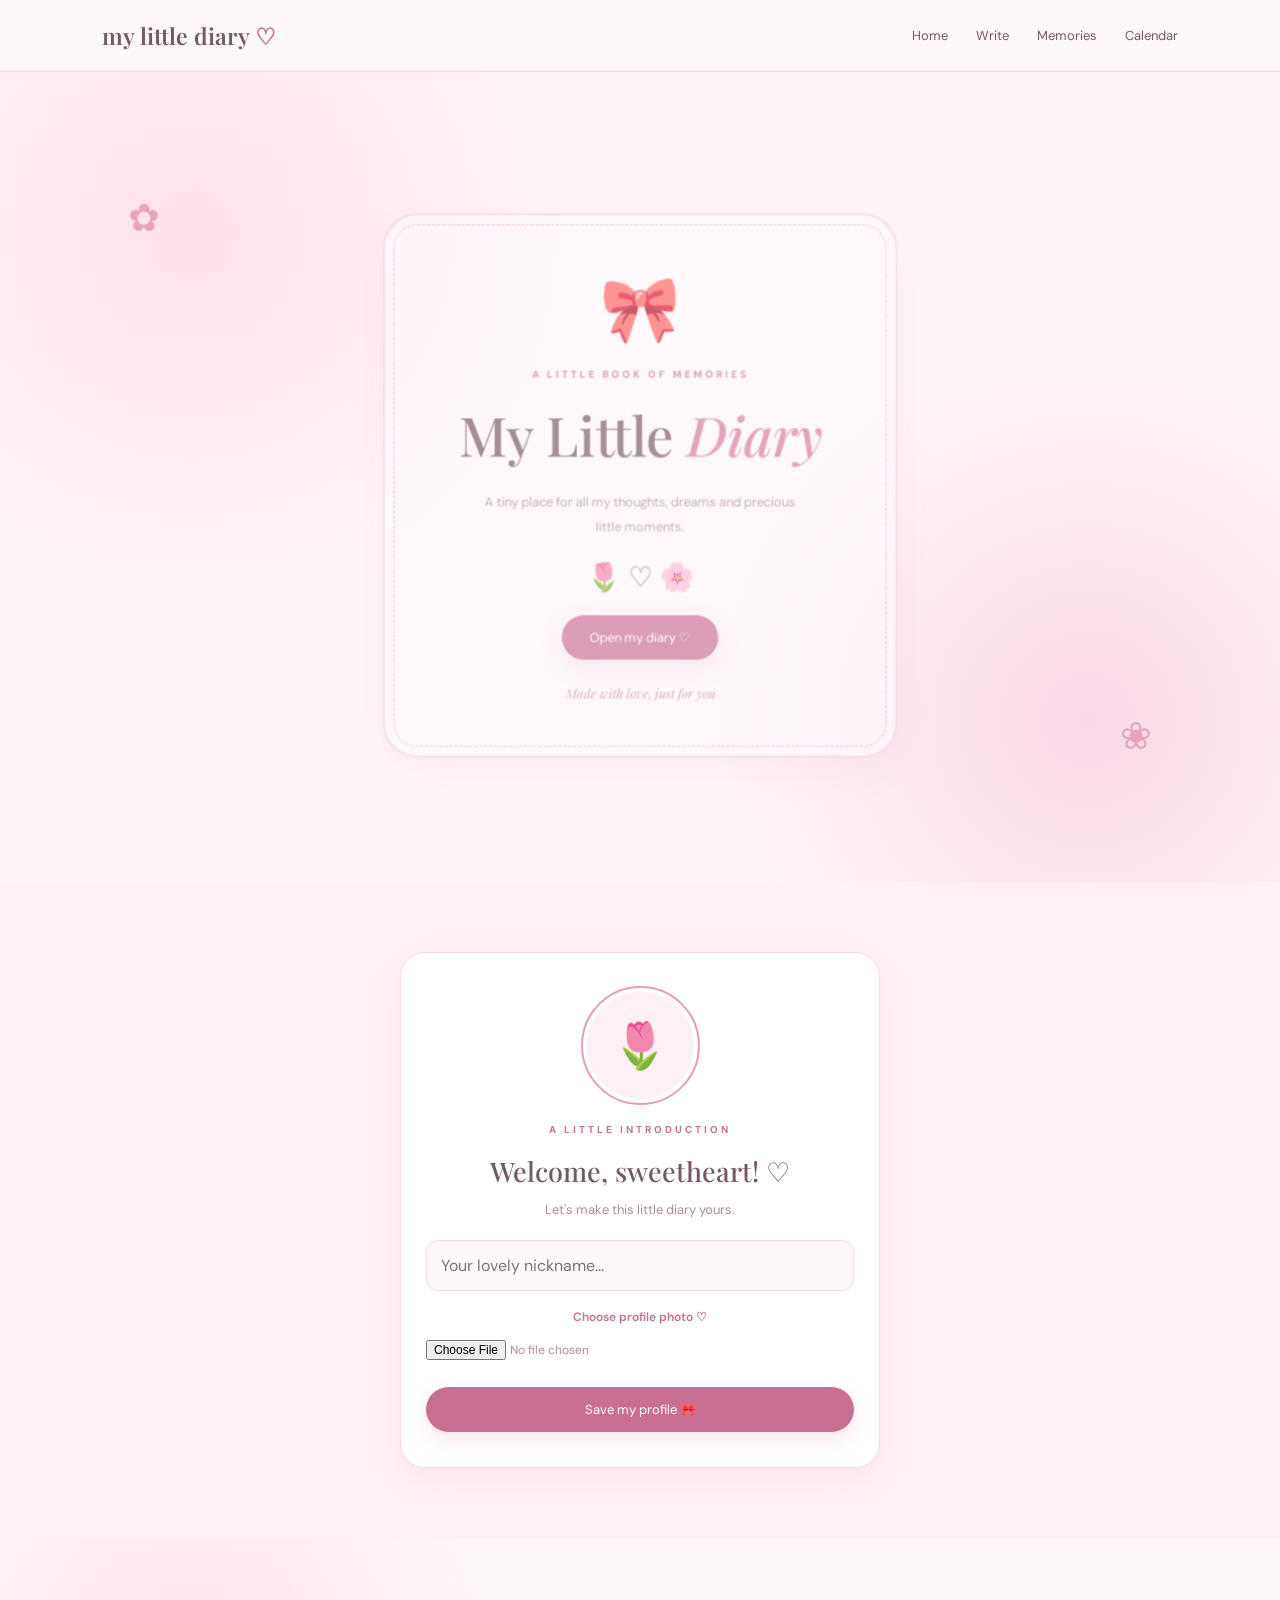
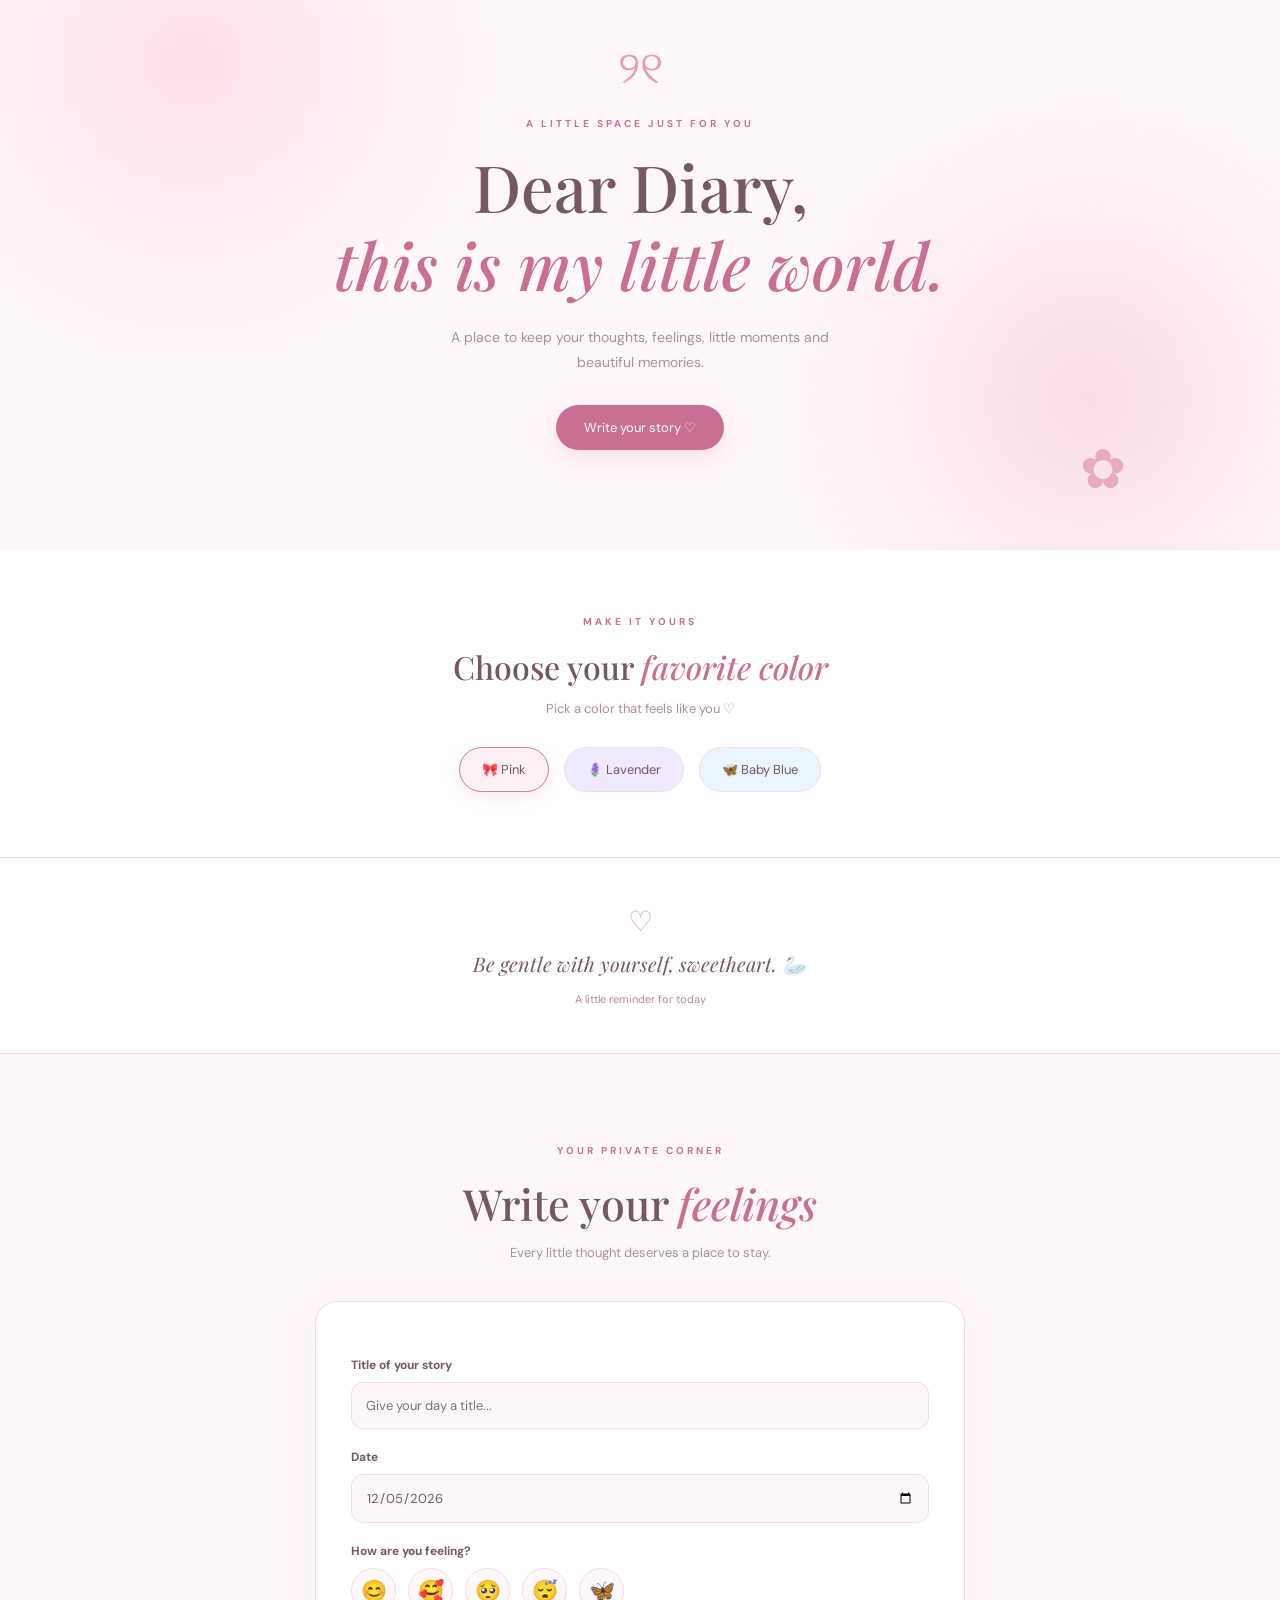
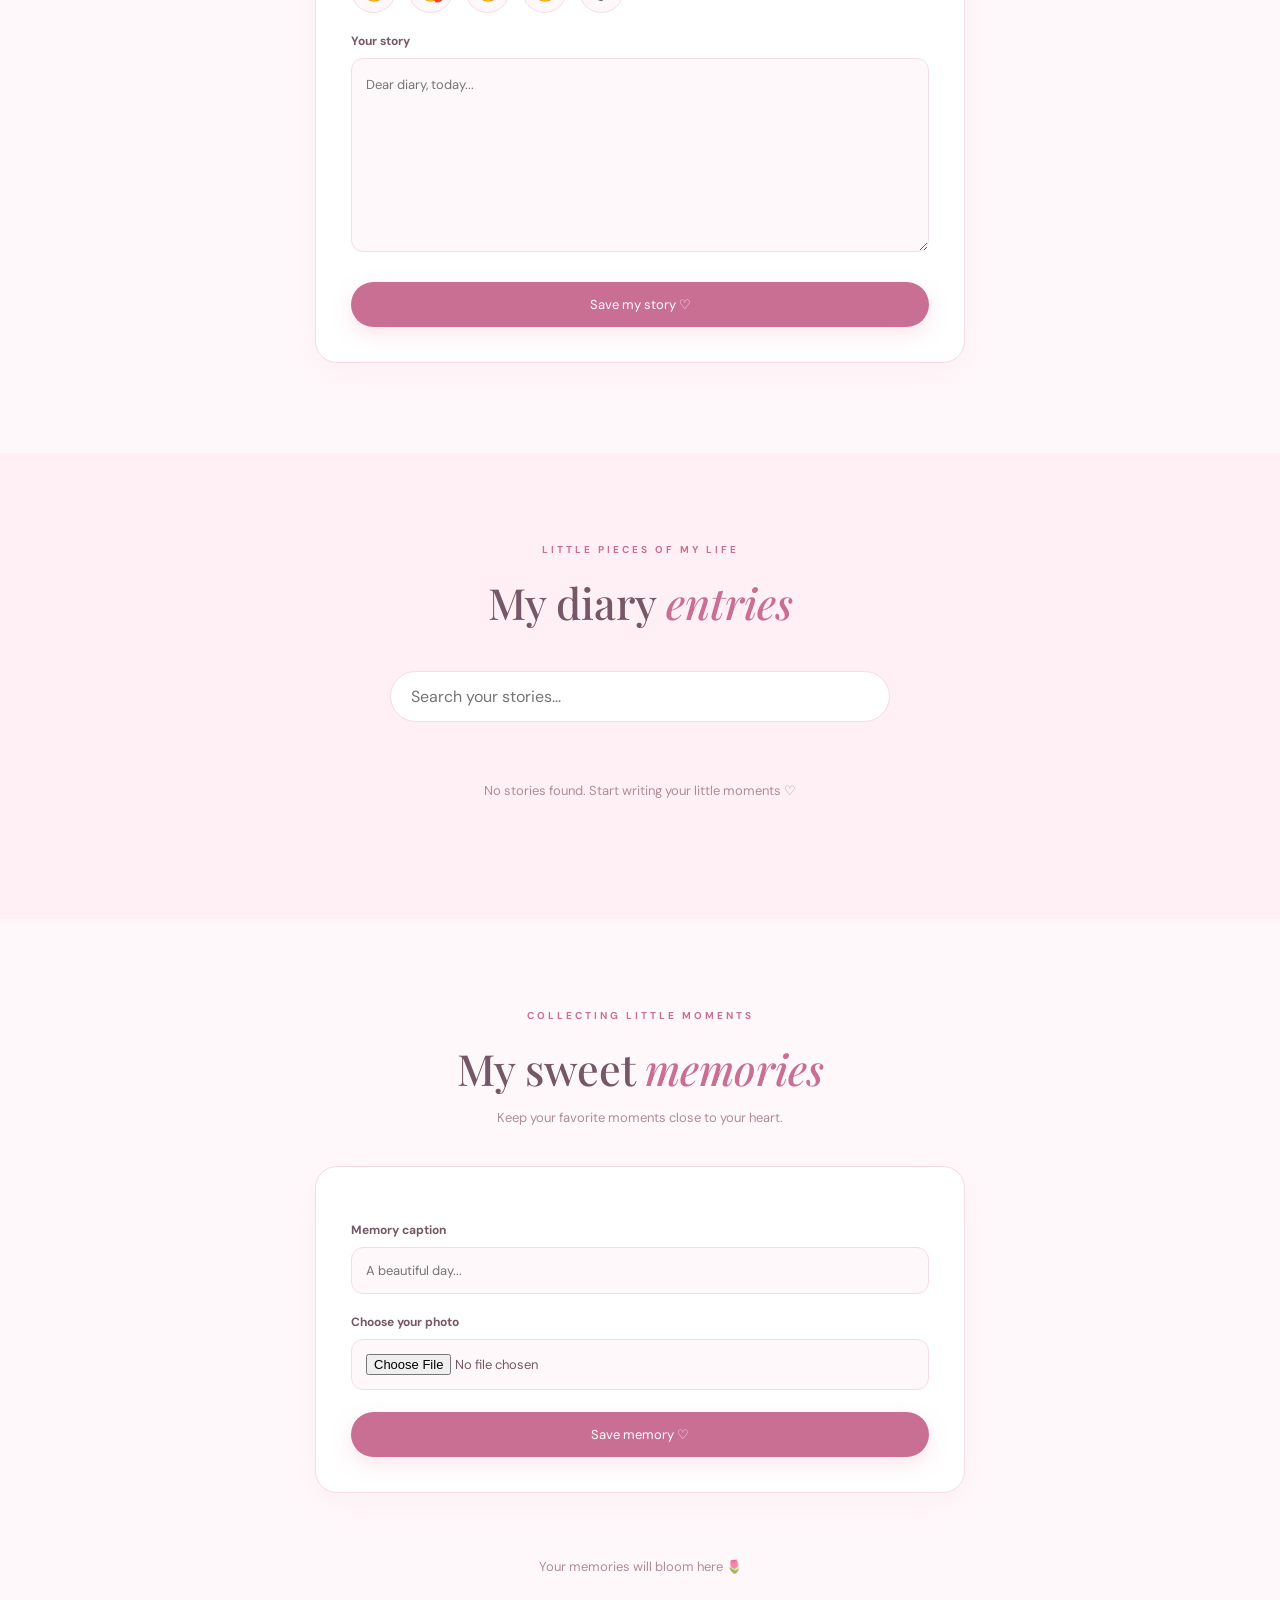
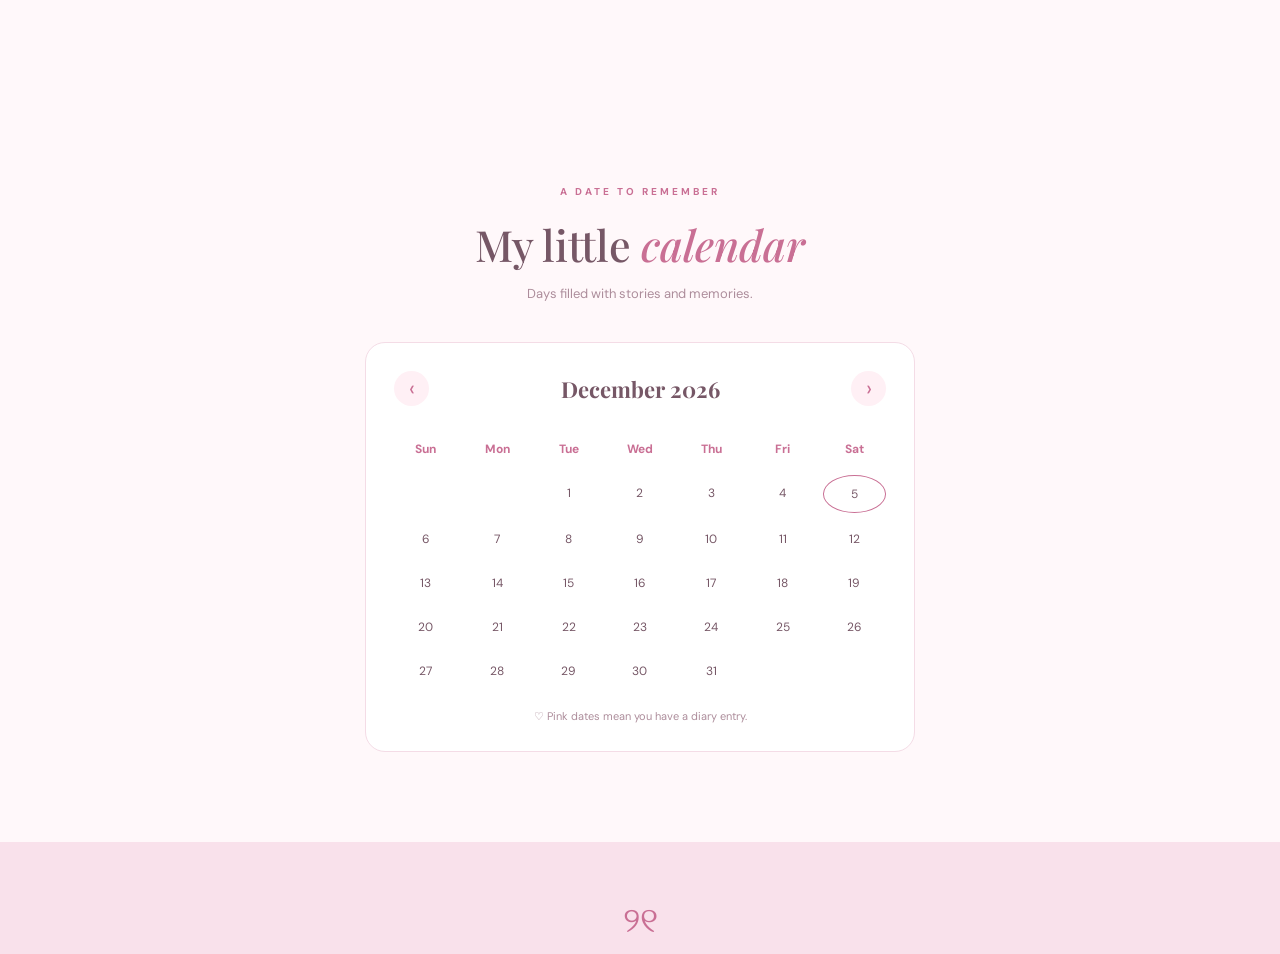
<file: index.html>
<!DOCTYPE html>
<html lang="en">
<head>
  <meta charset="UTF-8">
  <meta name="viewport" content="width=device-width, initial-scale=1.0">
  <meta http-equiv="refresh" content="0; url=diary.html">
  <title>My Little Diary</title>
</head>
<body>
  <p>Opening My Little Diary...</p>
  <a href="diary.html">Click here if you are not redirected.</a>
</body>
</html>
</file>
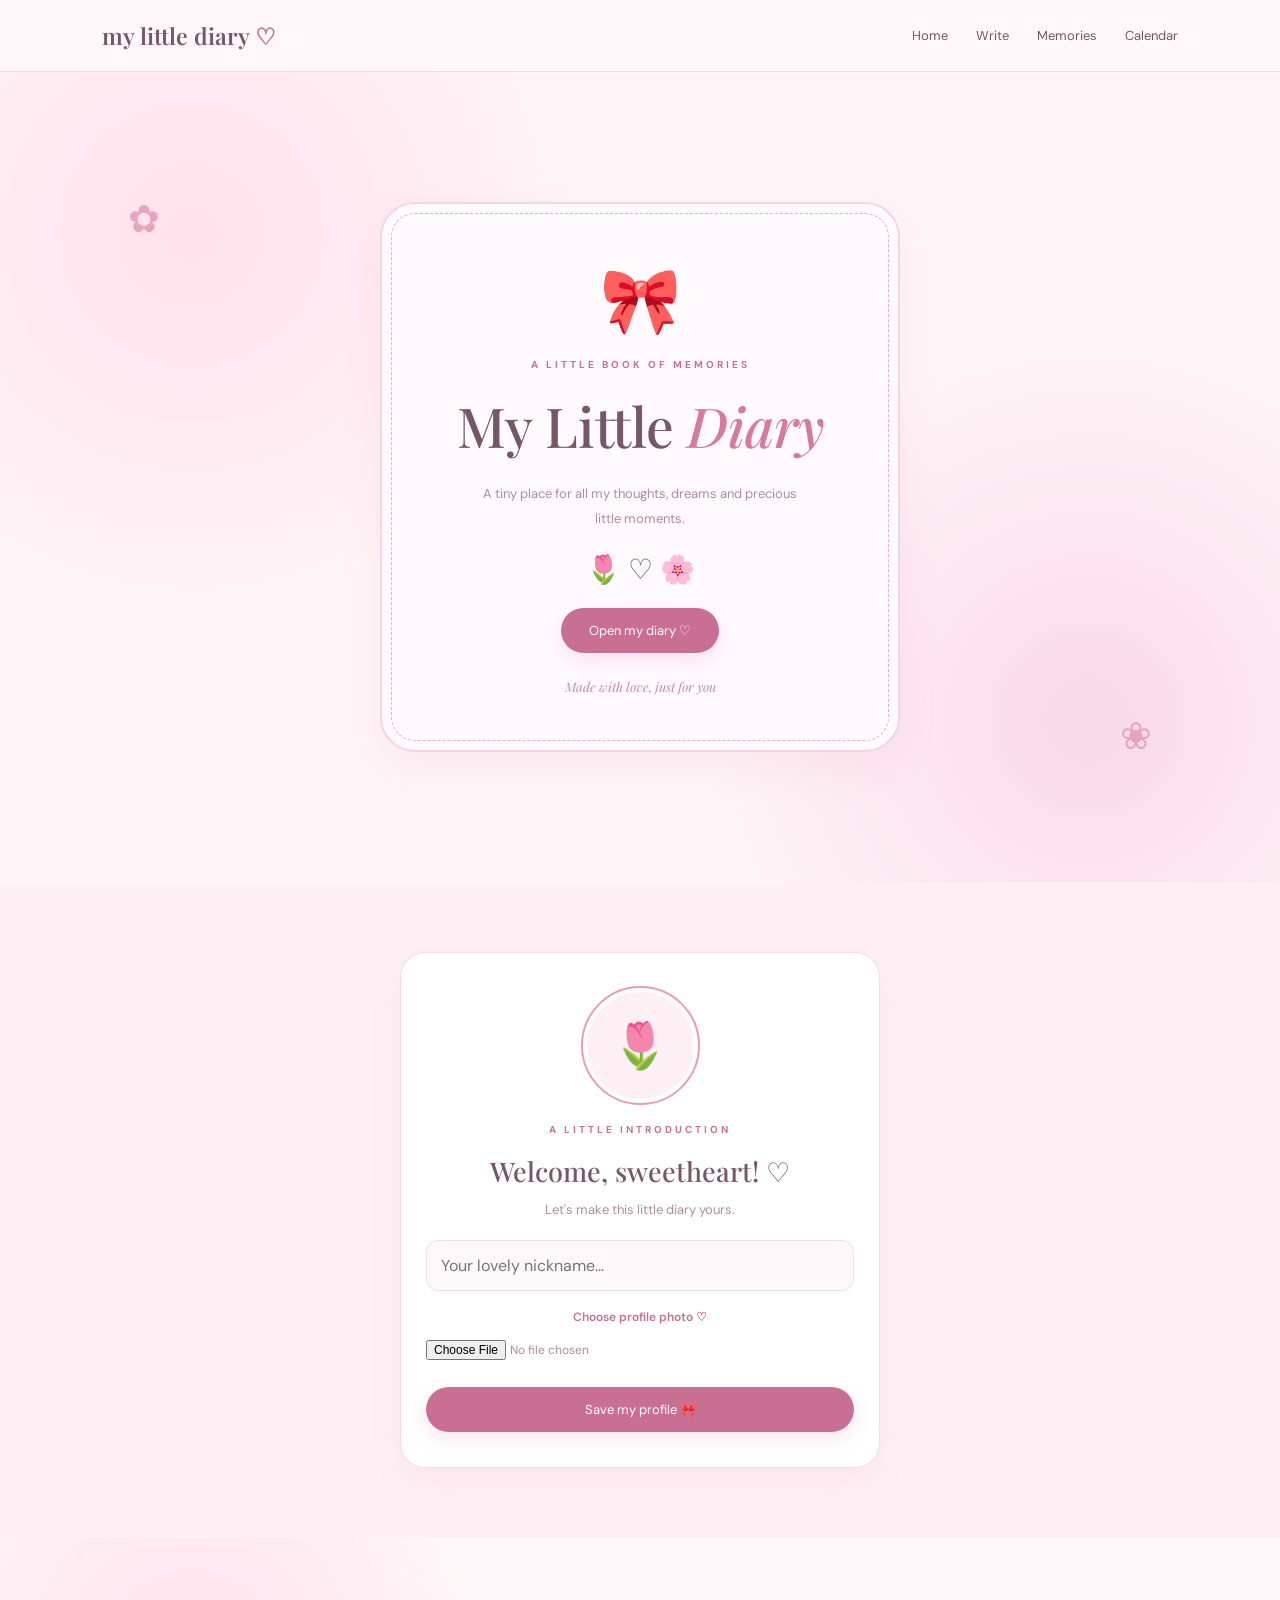
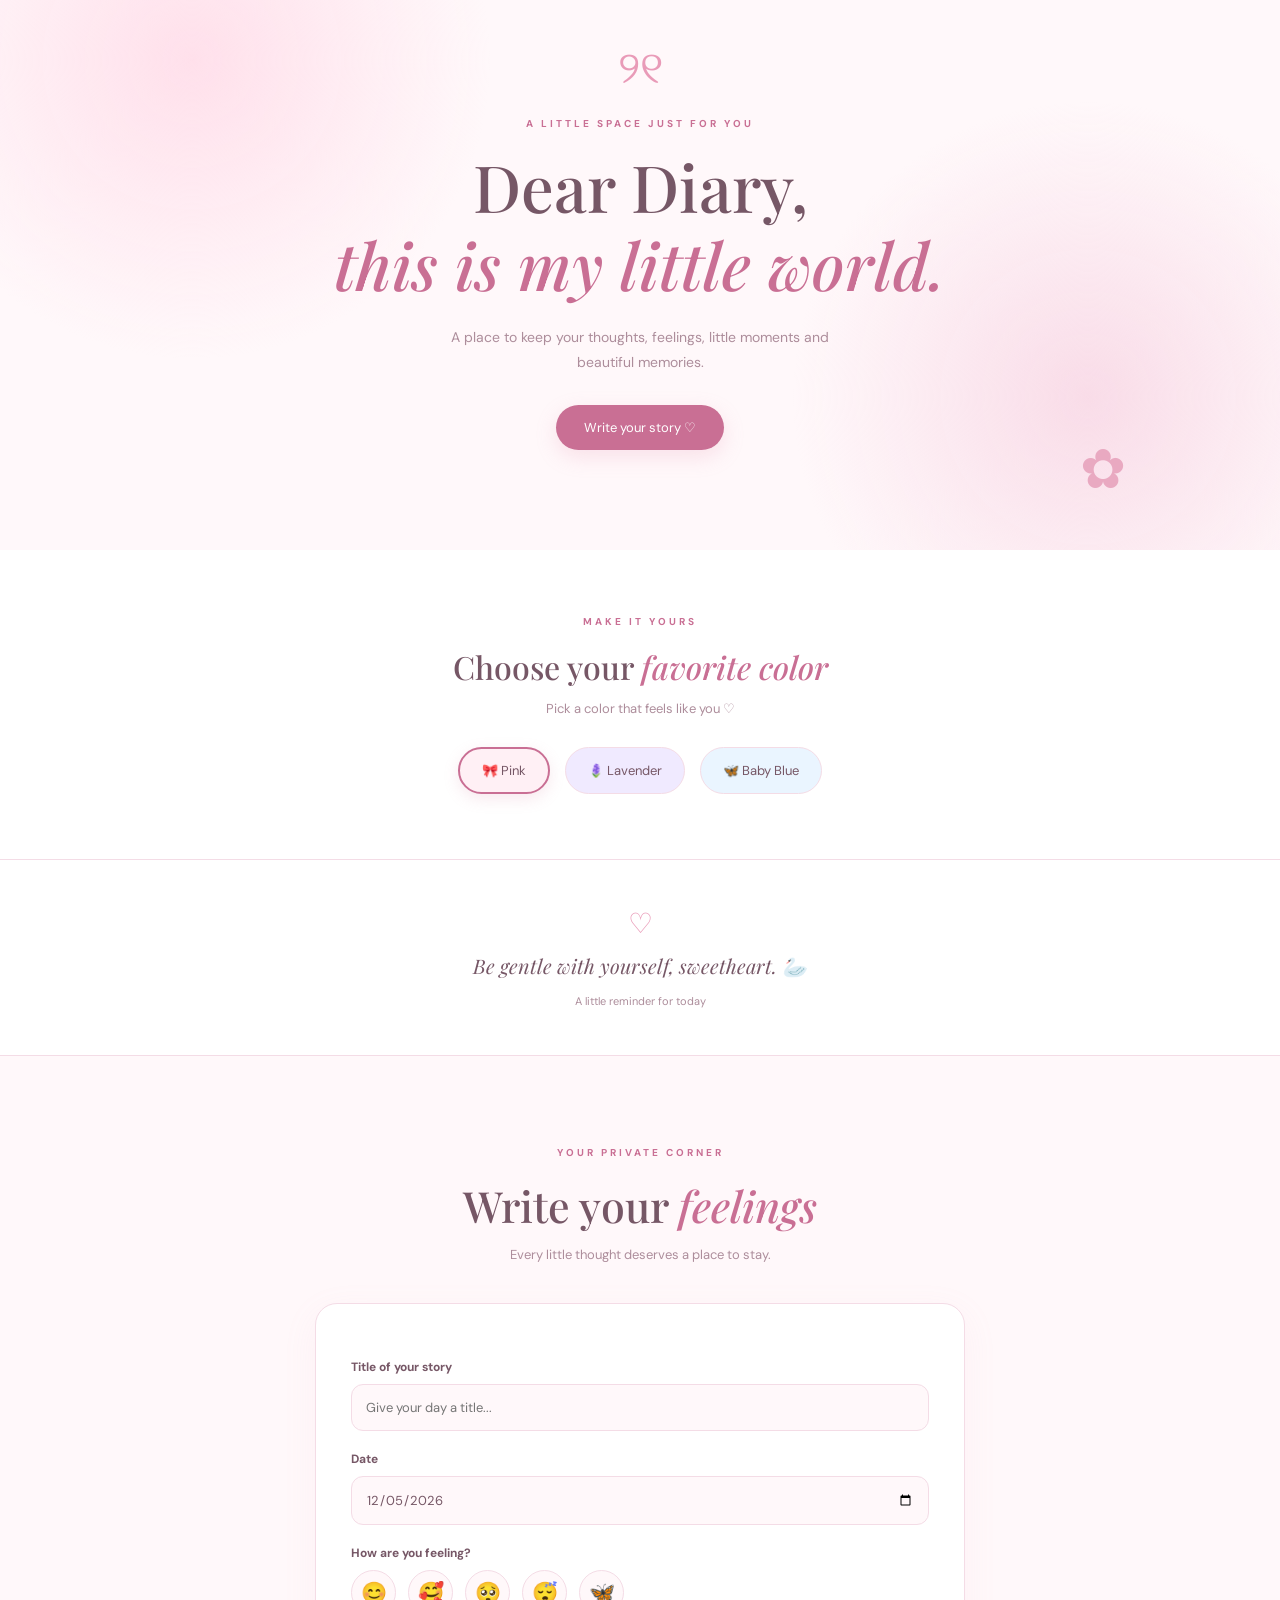
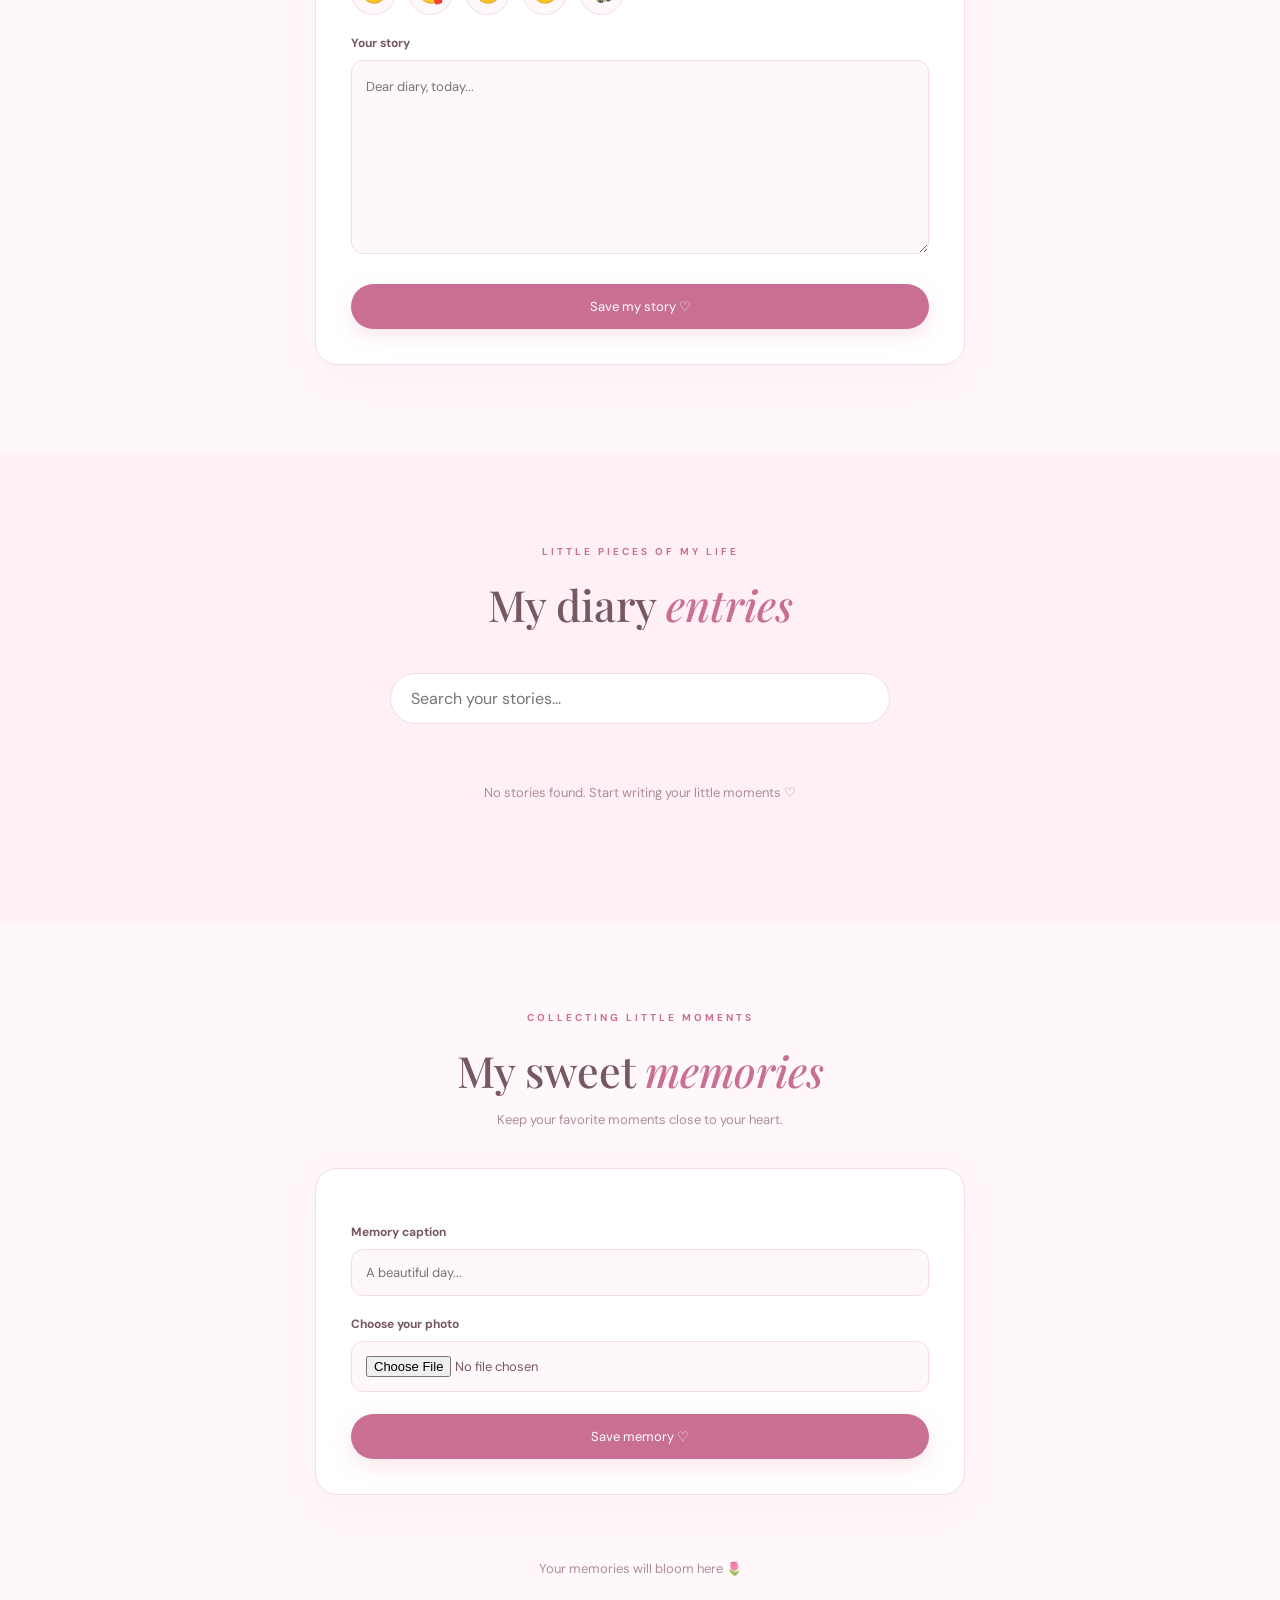
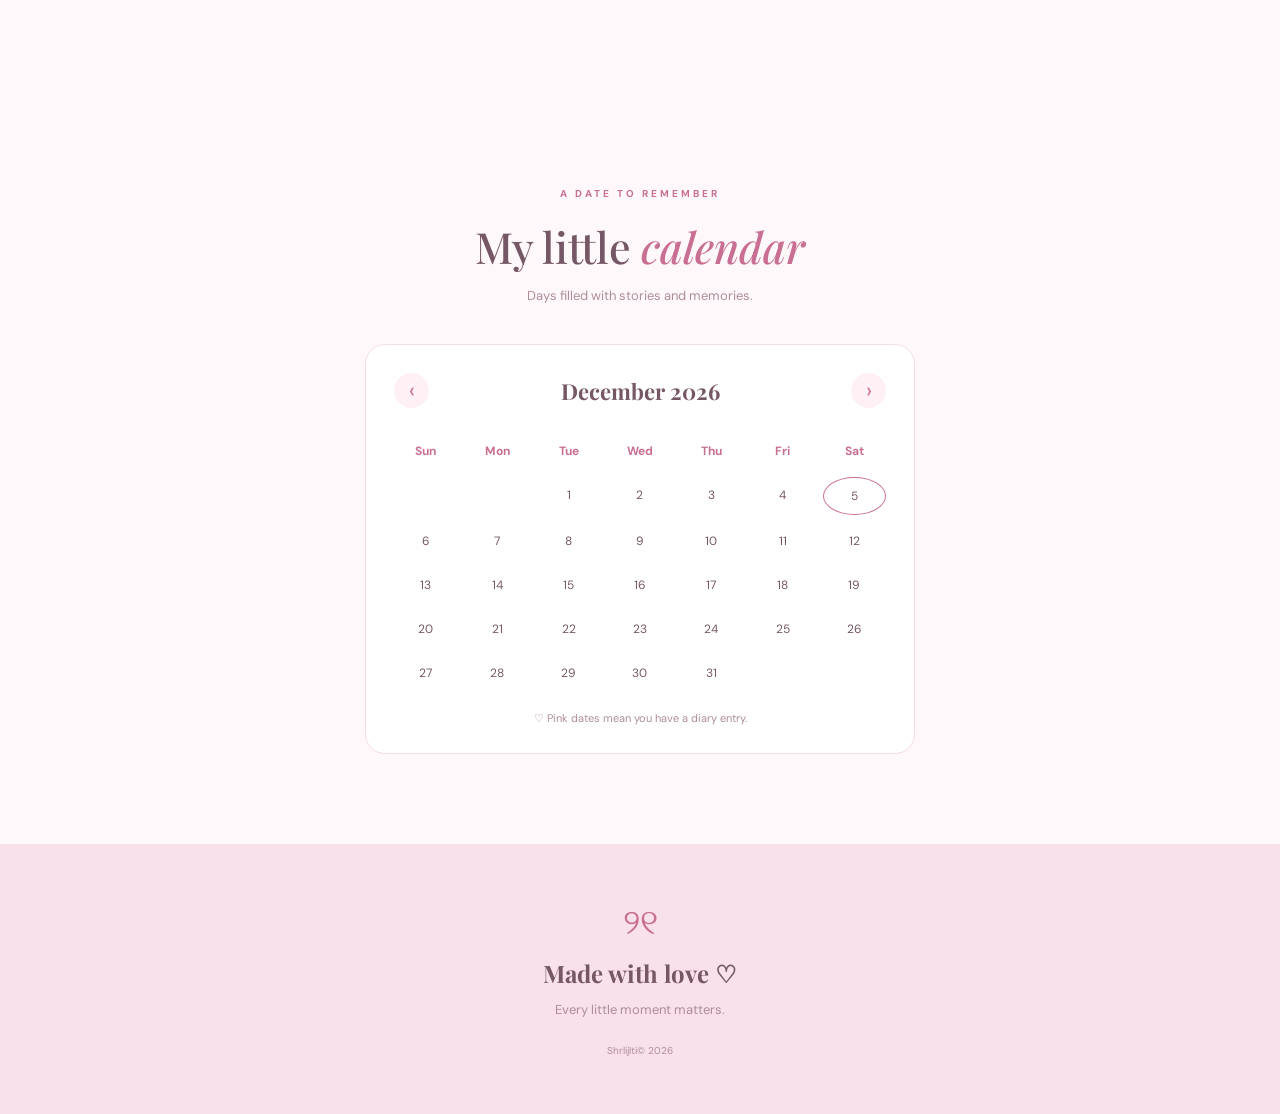
<file: diary.html>
<!DOCTYPE html>
<html lang="id">
<head>
  <meta charset="UTF-8">
  <meta name="viewport" content="width=device-width, initial-scale=1.0">
  <title>My Little Diary ♡</title>

  <link rel="stylesheet" href="diary-style.css">
  <link href="https://fonts.googleapis.com/css2?family=DM+Sans:wght@400;500;600;700&family=Playfair+Display:ital,wght@0,500;0,600;1,500&display=swap" rel="stylesheet">
</head>

<body>

  <header class="navbar">
    <a href="#home" class="logo">my little diary <span>♡</span></a>
    <button class="menu-btn" id="menuBtn">☰</button>

    <nav id="navMenu">
      <a href="#home">Home</a>
      <a href="#write">Write</a>
      <a href="#memories">Memories</a>
      <a href="#calendar">Calendar</a>
    </nav>
  </header>

  <main>

<section class="welcome-cover" id="welcomeCover">
  <div class="cover-card">
    <div class="cover-bow">🎀</div>
    <p class="eyebrow">A LITTLE BOOK OF MEMORIES</p>
    <h1>My Little <span>Diary</span></h1>
    <p class="cover-message">
      A tiny place for all my thoughts,
      dreams and precious little moments.
    </p>
    <div class="cover-flower">🌷 ♡ 🌸</div>
    <button class="main-btn" id="openDiary">
      Open my diary ♡
    </button>
    <p class="cover-footer">Made with love, just for you</p>
  </div>
</section>

<!-- MY LITTLE PROFILE -->
<section class="profile-section">
  <div class="profile-card">
    <div class="profile-avatar" id="profileAvatar">
      🌷
    </div>

    <p class="eyebrow">A LITTLE INTRODUCTION</p>
    <h2 id="welcomeName">Welcome, sweetheart! ♡</h2>
    <p class="profile-description">
      Let's make this little diary yours.
    </p>

    <input
      type="text"
      id="profileName"
      placeholder="Your lovely nickname..."
    >

    <label for="profilePhoto" class="photo-label">
      Choose profile photo ♡
    </label>

    <input
      type="file"
      id="profilePhoto"
      accept="image/*"
    >

    <button class="main-btn" id="saveProfile">
      Save my profile 🎀
    </button>
  </div>
</section>

    <!-- HOME -->
    <section class="hero" id="home">
      <div class="hero-decoration">୨୧</div>
      <p class="eyebrow">A LITTLE SPACE JUST FOR YOU</p>
      <h1>Dear Diary, <br><span>this is my little world.</span></h1>
      <p class="hero-text">
        A place to keep your thoughts, feelings, little moments
        and beautiful memories.
      </p>
      <a href="#write" class="main-btn">Write your story ♡</a>
      <div class="hero-flower">✿</div>
    </section>

<!-- THEME SELECTOR -->
<section class="theme-section">
  <p class="eyebrow">MAKE IT YOURS</p>
  <h2>Choose your <span>favorite color</span></h2>
  <p class="theme-description">
    Pick a color that feels like you ♡
  </p>

  <div class="theme-options">
    <button class="theme-btn pink-theme" data-theme="pink">
      🎀 Pink
    </button>

    <button class="theme-btn lavender-theme" data-theme="lavender">
      🪻 Lavender
    </button>

    <button class="theme-btn blue-theme" data-theme="blue">
      🦋 Baby Blue
    </button>
  </div>
</section>

    <!-- QUOTE -->
    <section class="quote-section">
      <span>♡</span>
      <p id="dailyQuote">You deserve a life that feels as good as it looks.</p>
      <small>A little reminder for today</small>
    </section>

    <!-- WRITE DIARY -->
    <section class="section" id="write">
      <div class="section-heading">
        <p class="eyebrow">YOUR PRIVATE CORNER</p>
        <h2>Write your <span>feelings</span></h2>
        <p>Every little thought deserves a place to stay.</p>
      </div>

      <div class="diary-card">
        <label for="diaryTitle">Title of your story</label>
        <input type="text" id="diaryTitle" placeholder="Give your day a title...">

        <label for="diaryDate">Date</label>
        <input type="date" id="diaryDate">

        <label>How are you feeling?</label>
        <div class="mood-options" id="moodOptions">
          <button type="button" data-mood="Happy">😊</button>
          <button type="button" data-mood="Loved">🥰</button>
          <button type="button" data-mood="Sad">🥺</button>
          <button type="button" data-mood="Tired">😴</button>
          <button type="button" data-mood="Calm">🦋</button>
        </div>

        <label for="diaryContent">Your story</label>
        <textarea id="diaryContent" rows="7" placeholder="Dear diary, today..."></textarea>

        <button class="main-btn save-btn" id="saveDiary">
          Save my story ♡
        </button>
      </div>
    </section>

    <!-- DIARY ENTRIES -->
    <section class="section entries-section">
      <div class="section-heading">
        <p class="eyebrow">LITTLE PIECES OF MY LIFE</p>
        <h2>My diary <span>entries</span></h2>
      </div>

      <input type="search" id="searchDiary" class="search-input" placeholder="Search your stories...">

      <div id="diaryEntries" class="entries-grid">
        <p class="empty-message">Your little stories will appear here ♡</p>
      </div>
    </section>

    <!-- MEMORIES -->
    <section class="section" id="memories">
      <div class="section-heading">
        <p class="eyebrow">COLLECTING LITTLE MOMENTS</p>
        <h2>My sweet <span>memories</span></h2>
        <p>Keep your favorite moments close to your heart.</p>
      </div>

      <div class="memory-card">
        <label for="memoryCaption">Memory caption</label>
        <input type="text" id="memoryCaption" placeholder="A beautiful day...">

        <label for="memoryPhoto">Choose your photo</label>
        <input type="file" id="memoryPhoto" accept="image/*">

        <button class="main-btn" id="saveMemory">Save memory ♡</button>
      </div>

      <div id="memoryGallery" class="memory-gallery">
        <p class="empty-message">Your memories will bloom here 🌷</p>
      </div>
    </section>

    <!-- CALENDAR -->
    <section class="section" id="calendar">
      <div class="section-heading">
        <p class="eyebrow">A DATE TO REMEMBER</p>
        <h2>My little <span>calendar</span></h2>
        <p>Days filled with stories and memories.</p>
      </div>

      <div class="calendar-card">
        <div class="calendar-top">
          <button id="prevMonth">‹</button>
          <h3 id="monthYear"></h3>
          <button id="nextMonth">›</button>
        </div>

        <div class="calendar-grid" id="calendarGrid"></div>
        <p class="calendar-note">♡ Pink dates mean you have a diary entry.</p>
      </div>
    </section>

  </main>

  <footer>
    <div>୨୧</div>
    <h2>Made with love ♡</h2>
    <p>Every little moment matters.</p>
    <small>Shrlijlti© 2026</small>
  </footer>

  <script src="diary-script.js"></script>
</body>
</html>
</file>
<file: diary-style.css>
/* =========================
   MY LITTLE DIARY
   PINK COQUETTE THEME
========================= */

:root {
  --pink: #e99bb8;
  --dark-pink: #c96f94;
  --light-pink: #fff0f5;
  --soft-pink: #fff8fa;
  --cream: #fffdfb;
  --text: #765766;
  --muted: #ad8d9b;
  --border: #f4dce6;
}

* {
  margin: 0;
  padding: 0;
  box-sizing: border-box;
  scroll-behavior: smooth;
}

body {
  background: var(--soft-pink);
  color: var(--text);
  font-family: 'DM Sans', sans-serif;
  overflow-x: hidden;
}

button, input, textarea {
  font: inherit;
}

button {
  cursor: pointer;
}

a {
  text-decoration: none;
  color: inherit;
}

/* NAVBAR */

.navbar {
  width: 100%;
  padding: 20px 8%;
  display: flex;
  justify-content: space-between;
  align-items: center;
  background: rgba(255, 248, 250, 0.95);
  border-bottom: 1px solid var(--border);
  position: sticky;
  top: 0;
  z-index: 100;
  backdrop-filter: blur(10px);
}

.logo {
  font-family: 'Playfair Display', serif;
  font-size: 23px;
  font-weight: 600;
}

.logo span {
  color: var(--dark-pink);
}

.navbar nav {
  display: flex;
  gap: 28px;
}

.navbar nav a {
  font-size: 13px;
  color: var(--text);
  transition: .3s;
}

.navbar nav a:hover {
  color: var(--dark-pink);
}

.menu-btn {
  display: none;
  border: none;
  background: none;
  color: var(--dark-pink);
  font-size: 25px;
}

/* HERO */

.hero {
  min-height: 570px;
  padding: 100px 20px;
  text-align: center;
  display: flex;
  flex-direction: column;
  align-items: center;
  justify-content: center;
  position: relative;
  background:
    radial-gradient(circle at 15% 20%, #ffe0eb 0, transparent 25%),
    radial-gradient(circle at 85% 75%, #f9dce8 0, transparent 25%),
    var(--soft-pink);
}

.hero-decoration {
  font-size: 45px;
  color: var(--pink);
  margin-bottom: 20px;
}

.eyebrow {
  color: var(--dark-pink);
  font-size: 10px;
  font-weight: 700;
  letter-spacing: 3px;
  margin-bottom: 17px;
}

.hero h1 {
  font-family: 'Playfair Display', serif;
  font-size: clamp(38px, 7vw, 65px);
  line-height: 1.2;
  font-weight: 500;
}

.hero h1 span,
.section-heading h2 span {
  color: var(--dark-pink);
  font-style: italic;
}

.hero-text {
  max-width: 430px;
  line-height: 1.8;
  font-size: 14px;
  color: var(--muted);
  margin: 22px 0 30px;
}

.main-btn {
  border: none;
  display: inline-block;
  background: var(--dark-pink);
  color: white;
  padding: 14px 28px;
  border-radius: 30px;
  font-size: 13px;
  box-shadow: 0 7px 20px #e99bb840;
  transition: .3s;
}

.main-btn:hover {
  transform: translateY(-3px);
  background: #b95f84;
}

.hero-flower {
  position: absolute;
  right: 12%;
  bottom: 45px;
  font-size: 55px;
  color: #e9a9c1;
}

/* QUOTE */

.quote-section {
  background: white;
  text-align: center;
  padding: 45px 20px;
  border-top: 1px solid var(--border);
  border-bottom: 1px solid var(--border);
}

.quote-section span {
  color: var(--pink);
  font-size: 28px;
}

.quote-section p {
  font-family: 'Playfair Display', serif;
  font-style: italic;
  font-size: 20px;
  margin: 10px 0;
}

.quote-section small {
  color: var(--muted);
  font-size: 11px;
}

/* GENERAL SECTION */

.section {
  padding: 90px 8%;
}

.section-heading {
  text-align: center;
  margin-bottom: 40px;
}

.section-heading h2 {
  font-family: 'Playfair Display', serif;
  font-size: clamp(30px, 5vw, 43px);
  font-weight: 500;
  margin-bottom: 12px;
}

.section-heading > p:last-child {
  color: var(--muted);
  font-size: 13px;
}

/* DIARY FORM */

.diary-card,
.memory-card {
  max-width: 650px;
  margin: auto;
  background: white;
  border: 1px solid var(--border);
  border-radius: 22px;
  padding: 35px;
  box-shadow: 0 10px 35px #e99bb815;
}

.diary-card label,
.memory-card label {
  display: block;
  margin: 20px 0 9px;
  font-size: 12px;
  font-weight: 700;
}

.diary-card input,
.diary-card textarea,
.memory-card input {
  width: 100%;
  border: 1px solid var(--border);
  background: var(--soft-pink);
  padding: 14px;
  border-radius: 12px;
  outline: none;
  color: var(--text);
  font-size: 13px;
}

.diary-card input:focus,
.diary-card textarea:focus,
.memory-card input:focus {
  border-color: var(--pink);
}

.diary-card textarea {
  resize: vertical;
  line-height: 1.8;
}

.mood-options {
  display: flex;
  gap: 12px;
  flex-wrap: wrap;
}

.mood-options button {
  width: 45px;
  height: 45px;
  border-radius: 50%;
  border: 1px solid var(--border);
  background: var(--soft-pink);
  font-size: 21px;
  transition: .2s;
}

.mood-options button.selected {
  background: #f8d6e4;
  border: 2px solid var(--dark-pink);
  transform: scale(1.1);
}

.save-btn {
  width: 100%;
  margin-top: 25px;
}

/* ENTRIES */

.entries-section {
  background: #fff0f5;
}

.search-input {
  display: block;
  width: 100%;
  max-width: 500px;
  margin: 0 auto 30px;
  padding: 14px 20px;
  border: 1px solid var(--border);
  border-radius: 30px;
  outline: none;
  background: white;
  color: var(--text);
}

.entries-grid {
  display: grid;
  grid-template-columns: repeat(auto-fit, minmax(230px, 1fr));
  gap: 20px;
}

.entry-card {
  background: white;
  padding: 25px;
  border-radius: 18px;
  border: 1px solid var(--border);
  overflow-wrap: anywhere;
}

.entry-card h3 {
  font-family: 'Playfair Display', serif;
  font-size: 21px;
  margin: 10px 0;
}

.entry-card p {
  font-size: 13px;
  line-height: 1.8;
  white-space: pre-wrap;
  margin: 12px 0;
}

.entry-meta {
  color: var(--muted);
  font-size: 11px;
}

.entry-actions {
  display: flex;
  gap: 10px;
  margin-top: 18px;
}

.entry-actions button {
  border: none;
  padding: 8px 13px;
  border-radius: 20px;
  background: var(--light-pink);
  color: var(--dark-pink);
  font-size: 11px;
}

.empty-message {
  grid-column: 1 / -1;
  text-align: center;
  color: var(--muted);
  font-size: 13px;
  padding: 30px;
}

/* MEMORIES */

.memory-card {
  margin-bottom: 35px;
}

.memory-card .main-btn {
  width: 100%;
  margin-top: 22px;
}

.memory-gallery {
  display: grid;
  grid-template-columns: repeat(auto-fit, minmax(180px, 1fr));
  gap: 20px;
}

.memory-item {
  background: white;
  border: 1px solid var(--border);
  padding: 12px;
  border-radius: 18px;
}

.memory-item img {
  width: 100%;
  height: 210px;
  object-fit: cover;
  border-radius: 12px;
}

.memory-item p {
  padding: 12px 5px;
  font-family: 'Playfair Display', serif;
  text-align: center;
}

.memory-item button {
  width: 100%;
  border: none;
  background: var(--light-pink);
  color: var(--dark-pink);
  padding: 9px;
  border-radius: 20px;
  font-size: 11px;
}

/* CALENDAR */

.calendar-card {
  max-width: 550px;
  margin: auto;
  background: white;
  padding: 28px;
  border: 1px solid var(--border);
  border-radius: 20px;
}

.calendar-top {
  display: flex;
  justify-content: space-between;
  align-items: center;
  margin-bottom: 25px;
}

.calendar-top h3 {
  font-family: 'Playfair Display', serif;
  font-size: 22px;
}

.calendar-top button {
  border: none;
  background: var(--light-pink);
  color: var(--dark-pink);
  border-radius: 50%;
  width: 35px;
  height: 35px;
  font-size: 22px;
}

.calendar-grid {
  display: grid;
  grid-template-columns: repeat(7, 1fr);
  gap: 8px;
  text-align: center;
}

.calendar-grid div {
  padding: 10px 0;
  font-size: 12px;
  border-radius: 50%;
}

.calendar-grid .day-name {
  color: var(--dark-pink);
  font-weight: 700;
}

.calendar-grid .has-entry {
  background: #f9d9e6;
  color: #a94f75;
  font-weight: 700;
}

.calendar-grid .today {
  border: 1px solid var(--dark-pink);
}

.calendar-note {
  text-align: center;
  color: var(--muted);
  font-size: 11px;
  margin-top: 20px;
}

/* FOOTER */

footer {
  text-align: center;
  padding: 55px 20px;
  background: #f9e1eb;
}

footer div {
  font-size: 35px;
  color: var(--dark-pink);
}

footer h2 {
  font-family: 'Playfair Display', serif;
  margin: 12px 0;
}

footer p {
  color: var(--muted);
  font-size: 13px;
  margin-bottom: 20px;
}

footer small {
  color: var(--muted);
  font-size: 10px;
}

/* MOBILE */

@media (max-width: 700px) {
  .navbar {
    padding: 17px 6%;
  }

  .logo {
    font-size: 20px;
  }

  .menu-btn {
    display: block;
  }

  .navbar nav {
    display: none;
    position: absolute;
    top: 65px;
    left: 0;
    width: 100%;
    background: white;
    flex-direction: column;
    padding: 22px;
    gap: 20px;
    text-align: center;
    border-bottom: 1px solid var(--border);
  }

  .navbar nav.active {
    display: flex;
  }

  .hero {
    min-height: 500px;
    padding: 80px 20px;
  }

  .hero-flower {
    right: 7%;
    bottom: 20px;
    font-size: 35px;
  }

  .section {
    padding: 65px 6%;
  }

  .diary-card,
  .memory-card {
    padding: 23px;
  }

  .calendar-card {
    padding: 18px 12px;
  }

  .calendar-grid {
    gap: 4px;
  }
}

/* =========================
   COQUETTE DIARY COVER
========================= */

.welcome-cover {
  min-height: 90vh;
  padding: 50px 20px;
  display: flex;
  align-items: center;
  justify-content: center;
  text-align: center;
  position: relative;
  background:
    radial-gradient(circle at 15% 20%, #ffe0eb, transparent 30%),
    radial-gradient(circle at 85% 80%, #f8d9e7, transparent 30%),
    #fff5f8;
}

.cover-card {
  max-width: 520px;
  width: 100%;
  padding: 55px 25px;
  background: #fffafd;
  border: 2px solid #f4d6e3;
  border-radius: 35px;
  box-shadow: 0 15px 40px #d98ba51c;
  outline: 1px dashed #eab0c5;
  outline-offset: -12px;
}

.cover-bow {
  font-size: 65px;
  margin-bottom: 15px;
}

.cover-card h1 {
  font-family: 'Playfair Display', serif;
  font-size: clamp(38px, 8vw, 55px);
  font-weight: 500;
  color: #765766;
}

.cover-card h1 span {
  color: #d8799e;
  font-style: italic;
}

.cover-message {
  max-width: 320px;
  margin: 20px auto;
  color: #ad8d9b;
  font-size: 13px;
  line-height: 1.9;
}

.cover-flower {
  font-size: 28px;
  margin: 20px 0;
}

.cover-footer {
  margin-top: 25px;
  color: #c28ba2;
  font-family: 'Playfair Display', serif;
  font-style: italic;
  font-size: 13px;
}

/* SOFT COQUETTE ANIMATION */

@keyframes softAppear {
  from {
    opacity: 0;
    transform: translateY(25px) scale(0.97);
  }
  to {
    opacity: 1;
    transform: translateY(0) scale(1);
  }
}

.cover-card {
  animation: softAppear 1s ease both;
}

.cover-bow {
  animation: bowFloat 3s ease-in-out infinite;
}

@keyframes bowFloat {
  0%, 100% {
    transform: translateY(0) rotate(-3deg);
  }
  50% {
    transform: translateY(-9px) rotate(3deg);
  }
}

/* FLOATING FLOWER DECORATIONS */

.welcome-cover::before,
.welcome-cover::after {
  position: absolute;
  font-size: 38px;
  color: #e9a3bd;
  animation: flowerFloat 4s ease-in-out infinite;
  pointer-events: none;
}

.welcome-cover::before {
  content: "✿";
  top: 15%;
  left: 10%;
}

.welcome-cover::after {
  content: "❀";
  bottom: 15%;
  right: 10%;
  animation-delay: 1s;
}

@keyframes flowerFloat {
  0%, 100% {
    transform: translateY(0) rotate(0deg);
  }
  50% {
    transform: translateY(-15px) rotate(15deg);
  }
}

/* =========================
   THEME SELECTOR
========================= */

.theme-section {
  text-align: center;
  padding: 65px 20px;
  background: white;
}

.theme-section h2 {
  font-family: 'Playfair Display', serif;
  font-size: 32px;
  font-weight: 500;
}

.theme-section h2 span {
  color: var(--dark-pink);
  font-style: italic;
}

.theme-description {
  color: var(--muted);
  font-size: 13px;
  margin-top: 12px;
}

.theme-options {
  display: flex;
  justify-content: center;
  flex-wrap: wrap;
  gap: 15px;
  margin-top: 30px;
}

.theme-btn {
  padding: 13px 22px;
  border-radius: 30px;
  border: 1px solid var(--border);
  font-size: 13px;
  color: var(--text);
  transition: .3s;
}

.theme-btn:hover {
  transform: translateY(-5px);
}

.pink-theme {
  background: #fff0f5;
}

.lavender-theme {
  background: #f0eaff;
}

.blue-theme {
  background: #eaf5ff;
}

.theme-btn.active {
  border: 2px solid var(--dark-pink);
  box-shadow: 0 5px 15px #d98ba530;
}

/* =========================
   MY LITTLE PROFILE
========================= */

.profile-section {
  padding: 70px 20px;
  background: #fff0f5;
  text-align: center;
}

.profile-card {
  max-width: 480px;
  margin: auto;
  padding: 35px 25px;
  background: white;
  border: 1px solid var(--border);
  border-radius: 25px;
  box-shadow: 0 12px 30px #d98ba51a;
}

.profile-avatar {
  width: 115px;
  height: 115px;
  margin: 0 auto 20px;
  border-radius: 50%;
  background: var(--light-pink);
  border: 4px solid white;
  outline: 2px solid var(--pink);
  display: flex;
  align-items: center;
  justify-content: center;
  font-size: 45px;
  overflow: hidden;
}

.profile-avatar img {
  width: 100%;
  height: 100%;
  object-fit: cover;
}

.profile-card h2 {
  font-family: 'Playfair Display', serif;
  font-size: 27px;
  font-weight: 500;
}

.profile-description {
  color: var(--muted);
  font-size: 13px;
  margin: 12px 0 22px;
}

.profile-card input[type="text"] {
  width: 100%;
  padding: 14px;
  border: 1px solid var(--border);
  border-radius: 12px;
  background: var(--soft-pink);
  outline: none;
  color: var(--text);
}

.profile-card input[type="file"] {
  display: block;
  width: 100%;
  margin: 15px 0;
  font-size: 12px;
  color: var(--muted);
}

.photo-label {
  display: block;
  margin-top: 18px;
  font-size: 12px;
  color: var(--dark-pink);
  font-weight: 600;
}

.profile-card .main-btn {
  width: 100%;
  margin-top: 12px;
}
</file>
